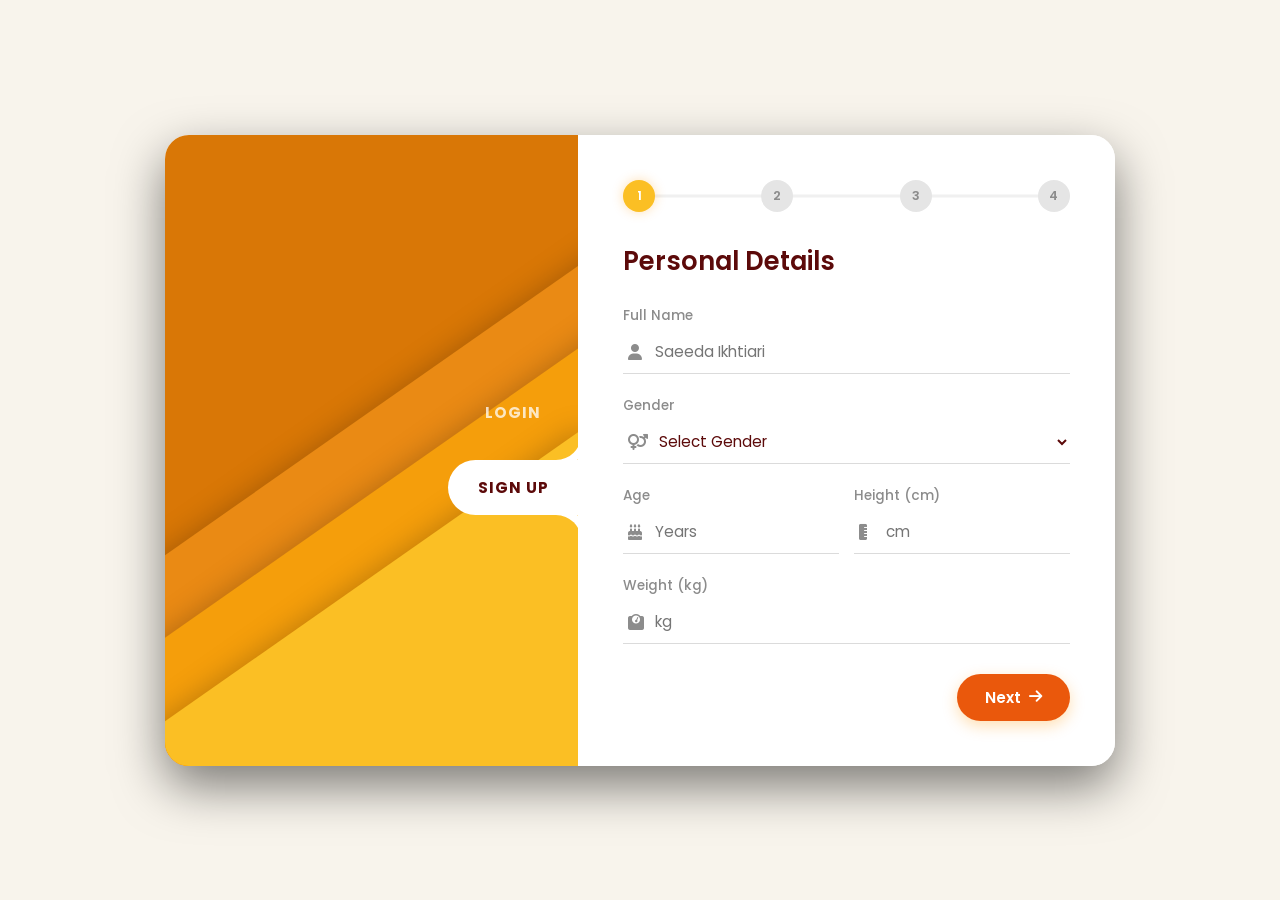
<file: auth.html>
<!DOCTYPE html>
<html lang="en">
<head>
    <meta charset="UTF-8">
    <meta name="viewport" content="width=device-width, initial-scale=1.0">
    <title>AfghaNutri - User Setup</title>
    <!-- Google fonts -->
    <link rel="preconnect" href="https://fonts.googleapis.com">
    <link rel="preconnect" href="https://fonts.gstatic.com" crossorigin>
    <link href="https://fonts.googleapis.com/css2?family=Poppins:ital,wght@0,100;0,200;0,300;0,400;0,500;0,600;0,700;0,800;0,900;1,100;1,200;1,300;1,400;1,500;1,600;1,700;1,800;1,900&display=swap" rel="stylesheet">
    <!-- Font Awesome or Icons -->
    <link rel="stylesheet" href="https://cdnjs.cloudflare.com/ajax/libs/font-awesome/6.4.0/css/all.min.css">
    <link rel="stylesheet" href="css/auth.css"> 
</head>
<body>
    <div id="mainFormStage" class="app-window">
        <div class="glass-card">
            <!-- LEFT PANEL: Multi-Layer Material Shades Styling & Bubbly Dynamic Switch -->
            <div class="sidebar-panel">
                <div class="shade-layer layer-1"></div>
                <div class="shade-layer layer-2"></div>
                <div class="shade-layer layer-3"></div>

                <div class="toggle-container" id="sidebarToggleWrapper">
                    <div class="sliding-pill" id="slidingPill"></div>
                    <button type="button" class="toggle-btn" id="tab-login" onclick="toggleSidebarView('login')">Login</button>
                    <button type="button" class="toggle-btn" id="tab-signup" onclick="toggleSidebarView('signup')">Sign Up</button>
                </div>
            </div>

            <!-- RIGHT PANEL: User Setup -->
            <div class="form-content-viewport">
                <!-- VIEW A: LOGIN INTERFACE -->
                <div id="loginViewPanel" class="form-view-panel">
                    <div class="login-badge-icon">
                        <i class="fa-regular fa-user"></i>
                    </div>

                    <h2 class="login-main-title">Login</h2>
                    
                    <form id="loginForm" onsubmit="executeLoginRoute(event)">
                        <div class="form-group">
                            <div class="input-wrapper">
                                <i class="fa-solid fa-user"></i>
                                <input type="email" id="logEmail" class="form-control" placeholder="Email" required>
                            </div>
                            <span class="error-msg">Email does not exist</span>
                        </div>

                        <div class="form-group">
                            <div class="input-wrapper">
                                <i class="fa-solid fa-lock"></i>
                                <input type="password" id="logPassword" class="form-control" placeholder="Password" required>
                            </div>
                            <span class="error-msg">Incorrect password</span>
                        </div>

                        <a href="#" class="forgot-password-anchor">Forgot Password?</a>

                        <div style="display: flex; justify-content: flex-end;">
                            <button type="submit" class="btn btn-primary" style="border-radius: 20px; padding: 10px 35px; margin: 0;">LOGIN</button>
                        </div>
                    </form>

                    <div class="social-auth-footer">
                        <span>Or Login With</span>
                        
                        <div class="social-links-row">
                            <a href="#" class="social-anchor"><i class="fa-brands fa-google"></i> Google</a>
                            <a href="#" class="social-anchor"><i class="fa-brands fa-facebook"></i> Facebook</a>
                        </div>
                    </div>
                </div>

                <!-- VIEW B: MULTI-STEP USER DETAILS -->
                 <div id="signupViewPanel" class="form-view-panel">
                    <div class="progress-wrapper">
                        <div class="progress-steps">
                            <div class="progress-line-fill" id="wizardLineFill"></div>
                            <div class="step-node active" data-node="1">1</div>
                            <div class="step-node" data-node="2">2</div>
                            <div class="step-node" data-node="3">3</div>
                            <div class="step-node" data-node="4">4</div>
                        </div>
                    </div>

                    <form id="onboardingWizardForm" onsubmit="event.preventDefault();">
                        
                        <!-- STEP 1: Personal Details -->
                        <div class="wizard-step active" data-step="1">
                            <h3 class="step-title">Personal Details</h3>
                            
                            <div class="form-group">
                                <label>Full Name</label>

                                <div class="input-wrapper">
                                    <i class="fa-solid fa-user"></i>
                                    <input type="text" id="username" class="form-control" placeholder="Saeeda Ikhtiari" required>
                                </div>

                                <span class="error-msg">Please enter your name</span>
                            </div>

                            <div class="form-group">
                                <label>Gender</label>

                                <div class="input-wrapper">
                                    <i class="fa-solid fa-venus-mars"></i>

                                    <select id="gender" class="form-control" required>
                                        <option value="" disabled selected>Select Gender</option>
                                        <option value="Male">Male</option>
                                        <option value="Female">Female</option>
                                    </select>
                                </div>

                                <span class="error-msg">Please choose options</span>
                            </div>

                            <div style="display: grid; grid-template-columns: 1fr 1fr; gap: 15px;">
                                <div class="form-group">
                                    <label>Age</label>
                                    
                                    <div class="input-wrapper">
                                        <i class="fa-solid fa-cake-candles"></i>
                                        <input type="number" id="age" class="form-control" placeholder="Years" required>
                                    </div>

                                    <span class="error-msg">Invalid age</span>
                                </div>
                                <div class="form-group">
                                    <label>Height (cm)</label>

                                    <div class="input-wrapper">
                                        <i class="fa-solid fa-ruler-vertical"></i>
                                        <input type="number" id="height" class="form-control" placeholder="cm" required>
                                    </div>

                                    <span class="error-msg">Invalid height</span>
                                </div>
                            </div>

                            <div class="form-group">
                                <label>Weight (kg)</label>

                                <div class="input-wrapper">
                                    <i class="fa-solid fa-weight-scale"></i>
                                    <input type="number" id="weight" class="form-control" placeholder="kg" required>
                                </div>

                                <span class="error-msg">Invalid weight field</span>
                            </div>
                        </div>

                        <!-- STEP 2: Setting Goal -->
                        <div class="wizard-step" data-step="2">
                            <h3 class="step-title">Health Goal</h3>
                            
                            <div class="goal-stack">
                                <div class="goal-box" onclick="assignHealthGoal('Lose', this)">
                                    <i class="fa-solid fa-arrow-down-wide-short"></i>
                                    <span class="goal-text">Lose Weight</span>
                                </div>

                                <div class="goal-box" onclick="assignHealthGoal('Gain', this)">
                                    <i class="fa-solid fa-arrow-up-wide-short"></i>
                                    <span class="goal-text">Gain Weight</span>
                                </div>

                                <div class="goal-box" onclick="assignHealthGoal('Maintain', this)">
                                    <i class="fa-solid fa-equals"></i>
                                    <span class="goal-text">Maintain Weight</span>
                                </div>
                            </div> 
                            
                            <div class="form-group" style="margin: 0;">
                                <input type="hidden" id="selectedGoalField" required>
                                <span class="error-msg" id="goalErrorMsg">Please select one objective to continue</span>
                                <span class="goal-insight" id="goalInsightMsg"></span>
                            </div>
                        </div>

                        <!-- STEP 3: Targeting Setting -->
                        <div class="wizard-step" data-step="3">
                            <h3 class="step-title">Target Setting</h3>
                            
                            <div class="form-group">
                                <label>Target Weight (kg)</label>

                                <div class="input-wrapper">
                                    <i class="fa-solid fa-bullseye"></i>
                                    <input type="number" id="targetWeight" class="form-control" placeholder="Desired Weight (kg)" oninput="showTargetInsight()" required>
                                </div>

                                <span class="error-msg" id="targetWeightError"></span>
                            </div>

                            <div class="form-group">
                                <label>Time Period (months)</label>

                                <div class="input-wrapper">
                                    <i class="fa-solid fa-calendar-days"></i>
                                    <input type="number" id="timePeriod" class="form-control" placeholder="Duration in months" oninput="showTargetInsight()" required>
                                </div>

                                <span class="error-msg">Please enter a valid time period.</span>
                            </div>
                        </div>

                        <!-- STEP 4: Creating Account -->
                        <div class="wizard-step" data-step="4">
                            <h3 class="step-title">Create Account</h3>
                            
                            <div class="form-group">
                                <label>Email Address</label>

                                <div class="input-wrapper">
                                    <i class="fa-solid fa-envelope"></i>
                                    <input type="email" id="accountEmail" class="form-control" placeholder="user@domain.com" required>
                                </div>

                                <span class="error-msg" id="emailError"></span>
                                
                            </div>

                            <div class="form-group">
                                <label>Password</label>

                                <div class="input-wrapper">
                                    <i class="fa-solid fa-lock"></i>
                                    <input type="password" id="accountPassword" class="form-control" placeholder="••••••••" required>
                                </div>

                                <span class="error-msg" id="passwordError"></span>
                            </div>

                            <div class="form-group">
                                <label>Confirm Password</label>

                                <div class="input-wrapper">
                                    <i class="fa-solid fa-shield-halved"></i>
                                    <input type="password" id="accountPasswordConfirm" class="form-control" placeholder="••••••••" required>
                                </div>

                                <span class="error-msg" id="confirmPasswordError"></span>
                            </div>
                        </div>

                        <!-- User Setup Navigations Buttons -->
                        <div class="form-actions">
                            <button type="button" class="btn btn-secondary" id="wizardBackBtn" onclick="stepTransition(-1)" style="display: none;">
                                <i class="fa-solid fa-arrow-left"></i> Back
                            </button>

                            <button type="button" class="btn btn-primary" id="wizardNextBtn" onclick="stepTransition(1)">
                                Next <i class="fa-solid fa-arrow-right"></i>
                            </button>
                        </div>

                        <span class="target-insight" id="targetInsightMsg"></span>
                    </form>
                 </div>
            </div>
        </div>
    </div>

    <div class="success-popup" id="successPopup">
        <div class="success-box">
            <i class="fa-solid fa-circle-check"></i>

            <h3>Account Created!</h3>

            <p>Your account has been created successfully. You can now log in.</p>

            <button id="continueLoginBtn">
                Continue to Login
            </button>
        </div>
    </div>

    <script src="js/auth.js"></script> 
</body>
</html>
</file>
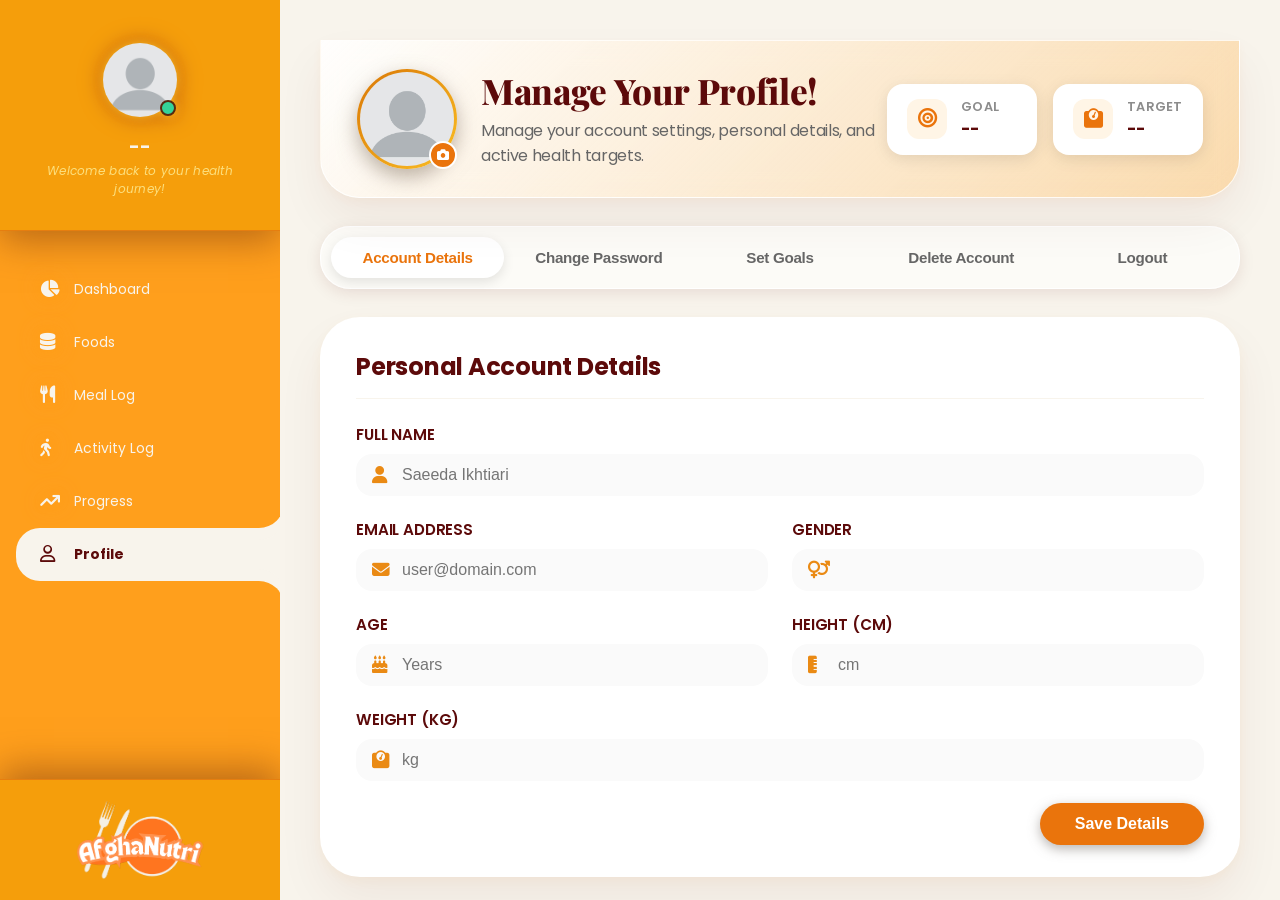
<file: profile.html>
<!DOCTYPE html>
<html lang="en">
<head>
    <meta charset="UTF-8">
    <meta name="viewport" content="width=device-width, initial-scale=1.0">
    <title>AfghaNutri - Dashboard</title>
    <!-- Google fonts -->
    <link rel="preconnect" href="https://fonts.googleapis.com">
    <link rel="preconnect" href="https://fonts.gstatic.com" crossorigin>
    <link href="https://fonts.googleapis.com/css2?family=Great+Vibes&family=Playfair+Display:ital,wght@0,400..900;1,400..900&family=Poppins:ital,wght@0,100;0,200;0,300;0,400;0,500;0,600;0,700;0,800;0,900;1,100;1,200;1,300;1,400;1,500;1,600;1,700;1,800;1,900&display=swap" rel="stylesheet">
    <!-- Font Awesome or Icons -->
    <link rel="stylesheet" href="https://cdnjs.cloudflare.com/ajax/libs/font-awesome/6.4.0/css/all.min.css">
    <link rel="stylesheet" href="css/navbar.css">
    <link rel="stylesheet" href="css/profile.css">
    <link rel="stylesheet" href="css/popup.css">
</head>
<body>
    <!-- NAVIGATION SIDEBAR -->
    <aside class="sidebar">
        <div>
            <div class="sidebar-header">
                <div class="avatar-container">
                    <img id="sidebarProfilePicture" src="images/blankProfilePicture.png" alt="Profile Avatar">
                    <span class="status-dot"></span>
                </div>

                <h2 class="user-name" id="sidebarUserName"> -- </h2>

                <p class="welcome-text">Welcome back to your health journey!</p>
            </div>

            <nav class="sidebar-nav">
                <a href="dashboard.html" class="nav-link">
                    <i class="fa-solid fa-chart-pie glow-icon"></i>
                    <span>Dashboard</span>
                </a>

                <a href="food-database.html" class="nav-link">
                    <i class="fa-solid fa-database glow-icon"></i>
                    <span>Foods</span>
                </a>

                <a href="food-log.html" class="nav-link">
                    <i class="fa-solid fa-utensils glow-icon"></i>
                    <span>Meal Log</span>
                </a>

                <a href="activity-log.html" class="nav-link">
                    <i class="fa-solid fa-person-walking glow-icon"></i>
                    <span>Activity Log</span>
                </a>

                <a href="progress.html" class="nav-link">
                    <i class="fa-solid fa-arrow-trend-up glow-icon"></i>
                    <span>Progress</span>
                </a>

                <a href="profile.html" class="nav-link active-tab-container">
                    <i class="fa-regular fa-user glow-icon"></i>
                    <span>Profile</span>
                </a>
            </nav>
        </div>

        <div class="sidebar-footer">
            <div class="logo"></div>
        </div>
    </aside>

    <!-- MAIN CANVAS -->
    <main class="main-canvas">
        <div class="profile-content-container">
            
            <!-- PROFILE HEADER CARD -->
            <div class="profile-hero-card">
                <div class="hero-main-details">
                    <div class="hero-avatar-wrapper">
                        <img id="profilePicture" src="images/blankProfilePicture.png" alt="User Profile">
                        
                        <!-- Camera button -->
                        <div class="avatar-edit-icon" id="profilePictureEdit" title="Change Avatar">
                            <i class="fa-solid fa-camera"></i>
                        </div>

                        <!-- Hidden file input -->
                        <input type="file"
                            id="profilePictureInput"
                            accept="image/jpeg, image/png, image/jpg, image/webp"
                            hidden>
                    </div>
                    
                    <div class="hero-text-content">
                        <h1>Manage Your Profile!</h1>
                        <p>Manage your account settings, personal details, and active health targets.</p>
                    </div>
                </div>

                <div class="hero-quick-stats">
                    <div class="quick-stat-card">
                        <i class="fa-solid fa-bullseye"></i>
                        <div class="quick-stat-info">
                            <span>Goal</span>
                            <strong id="heroGoal"> -- </strong>
                        </div>
                    </div>

                    <div class="quick-stat-card">
                        <i class="fa-solid fa-weight-scale"></i>
                        <div class="quick-stat-info">
                            <span>Target</span>
                            <strong id="heroTargetWeight"> -- </strong>
                        </div>
                    </div>
                </div>
            </div>

            <!-- HORIZONTAL NAVIGATION TABS -->
            <div class="profile-nav-tabs">
                <button type="button" class="tab-btn active" onclick="switchProfileTab('account-details', this)">
                     Account Details
                </button>

                <button type="button" class="tab-btn" onclick="switchProfileTab('change-password', this)">
                     Change Password
                </button>

                <button type="button" class="tab-btn" onclick="switchProfileTab('set-goals', this)">
                     Set Goals
                </button>

                <button type="button" class="tab-btn danger-tab" onclick="switchProfileTab('delete-account', this)">
                     Delete Account
                </button>

                <button type="button" class="tab-btn" onclick="handleLogout()">
                     Logout
                </button>
            </div>

            <!-- TOGGLE CARDS -->

            <!-- 1. Account Details -->
            <div id="account-details" class="glass-card profile-section-card active">
                <div class="section-header-title">
                    Personal Account Details
                </div>

                <form id="accountDetailsForm">
                    <div class="form-group-custom">
                        <label for="profileName">Full Name</label>
                        <div class="input-icon-field">
                            <i class="fa-solid fa-user"></i>
                            <input type="text" id="profileName" placeholder="Saeeda Ikhtiari" required>
                        </div>
                    </div>

                    <div class="form-row-2col">
                        <div class="form-group-custom">
                            <label for="profileEmail">Email Address</label>
                            <div class="input-icon-field">
                                <i class="fa-solid fa-envelope"></i>
                                <input type="email" id="profileEmail" placeholder="user@domain.com" required>
                            </div>
                            <span id="profileEmailError" class="error-msg"></span>
                        </div>

                        <div class="form-group-custom">
                            <label for="profileGender">Gender</label>
                            <div class="input-icon-field">
                                <i class="fa-solid fa-venus-mars"></i>
                                <input type="text" id="profileGender" readonly>
                            </div>
                        </div>
                    </div>

                    <div class="form-row-2col">
                        <div class="form-group-custom">
                            <label for="profileAge">Age</label>
                            <div class="input-icon-field">
                                <i class="fa-solid fa-cake-candles"></i>
                                <input type="number" id="profileAge" placeholder="Years" required>
                            </div>
                        </div>

                        <div class="form-group-custom">
                            <label for="profileHeight">Height (cm)</label>
                            <div class="input-icon-field">
                                <i class="fa-solid fa-ruler-vertical"></i>
                                <input type="number" id="profileHeight" placeholder="cm" required>
                            </div>
                        </div>
                    </div>

                    <div class="form-group-custom">
                        <label for="profileWeight">Weight (kg)</label>
                        <div class="input-icon-field">
                            <i class="fa-solid fa-weight-scale"></i>
                            <input type="number" id="profileWeight" placeholder="kg" required>
                        </div>
                    </div>

                    <div class="save-btn-wrapper">
                        <button type="submit" class="activity-entry-btn">
                             Save Details
                        </button>
                    </div>
                </form>
            </div>

            <!-- 2. Change Password -->
            <div id="change-password" class="glass-card profile-section-card">
                <div class="section-header-title">
                    Security & Password
                </div>

                <form id="changePasswordForm">
                    <div class="form-group-custom">
                        <label for="oldPassword">Old Password</label>
                        <div class="input-icon-field">
                            <i class="fa-solid fa-lock-open"></i>
                            <input type="password" id="oldPassword" placeholder="••••••••" required>
                        </div>
                        <span id="oldPasswordError" class="error-msg"></span>
                    </div>

                    <div class="form-row-2col">
                        <div class="form-group-custom">
                            <label for="accountPassword">New Password</label>
                            <div class="input-icon-field">
                                <i class="fa-solid fa-lock"></i>
                                <input type="password" id="accountPassword" placeholder="••••••••" required>
                            </div>
                            <span id="accountPasswordError" class="error-msg"></span>
                        </div>

                        <div class="form-group-custom">
                            <label for="accountPasswordConfirm">Confirm New Password</label>
                            <div class="input-icon-field">
                                <i class="fa-solid fa-key"></i>
                                <input type="password" id="accountPasswordConfirm" placeholder="••••••••" required>
                            </div>
                            <span id="accountPasswordConfirmError" class="error-msg"></span>
                        </div>
                    </div>

                    <div class="save-btn-wrapper">
                        <button type="submit" class="activity-entry-btn">
                             Update Password
                        </button>
                    </div>
                </form>
            </div>

            <!-- 3. Set Goals -->
            <div id="set-goals" class="glass-card profile-section-card">
                <div class="section-header-title">
                    Health & Weight Trajectory Goals
                </div>

                <form id="goalForm">
                    <div class="form-group-custom">
                        <label>Select Objective</label>
                    </div>
                    
                    <div class="goal-selection-grid">
                        <div class="profile-goal-card">
                            <i class="fa-solid fa-arrow-down-wide-short"></i>
                            <span>Lose Weight</span>
                        </div>

                        <div class="profile-goal-card">
                            <i class="fa-solid fa-arrow-up-wide-short"></i>
                            <span>Gain Weight</span>
                        </div>

                        <div class="profile-goal-card">
                            <i class="fa-solid fa-equals"></i>
                            <span>Maintain Weight</span>
                        </div>
                    </div>

                    <input type="hidden" id="profileGoal">

                    <div class="form-row-2col">
                        <div class="form-group-custom">
                            <label for="profileTargetWeight">Target Weight (kg)</label>
                            <div class="input-icon-field">
                                <i class="fa-solid fa-bullseye"></i>
                                <input type="number" id="profileTargetWeight" placeholder="Desired Weight (kg)" required>
                            </div>
                            <span id="profileTargetWeightError" class="error-msg"></span>
                        </div>

                        <div class="form-group-custom">
                            <label for="profileTimePeriod">Time Frame (months)</label>
                            <div class="input-icon-field">
                                <i class="fa-solid fa-calendar-days"></i>
                                <input type="number" id="profileTimePeriod" placeholder="Duration in months" required>
                            </div>
                            <span id="profileTimePeriodError" class="error-msg"></span>
                        </div> 
                    </div>

                    <small id="goalRecommendation" class="goal-recommendation"></small>

                    <div class="save-btn-wrapper">
                        <button type="submit" class="activity-entry-btn">
                             Update Goals
                        </button>
                    </div>
                </form>
            </div>

            <!-- 4. Delete Account -->
            <div id="delete-account" class="glass-card profile-section-card">
                <div class="section-header-title" style="color: #dc2626;">
                    <i class="fa-solid fa-triangle-exclamation"></i>
                    Danger Zone
                </div>

                <div class="danger-box">
                    <i class="fa-solid fa-user-xmark"></i>
                    <h3>Delete Account Confirmation</h3>
                    <p>Are you sure you want to delete your account? This action is permanent and will wipe out all your saved nutritional logs, progress trajectory, and health preferences.</p>
                    
                    <button type="button" id="deleteAccountBtn" class="btn-danger">
                         Permanently Delete My Account
                    </button>
                </div>
            </div>
        </div>  
    </main>

    <!-- CUSTOM POPUP -->
    <div id="customPopup" class="custom-popup-overlay">
        <div class="custom-popup">
            <div class="popup-icon-wrapper">
                <i id="popupIcon" class="fa-solid fa-check"></i>
            </div>

            <h3 id="popupTitle"></h3>
            <p id="popupMessage"></p>
            <button type="button" id="popupCloseBtn" class="popup-close-btn">Continue</button>
        </div>
    </div>

    <!-- DELETE ACCOUNT CONFIRMATION POPUP -->
    <div id="deleteConfirmPopup" class="custom-popup-overlay">
        <div class="custom-popup">
            <div class="popup-icon-wrapper delete-popup-icon">
                <i class="fa-solid fa-triangle-exclamation"></i>
            </div>

            <h3 id="deletePopupTitle"></h3>
            <p id="deletePopupMessage"></p>

            <div class="popup-button-wrapper">
                <button type="button" id="deleteCancelBtn" class="popup-cancel-btn">Cancel</button>
                <button type="button" id="deleteOkayBtn" class="popup-okay-btn">Okay</button>
            </div>
        </div>
    </div>

    <script src="js/popup.js"></script>
    <script src="js/profile.js"></script>
    <script src="js/navbar.js"></script>
    <script src="js/session-timeout.js"></script>
</body>
</html>
</file>
<file: css/auth.css>
:root {
    --primary-bg: #F8F4EC;
    --sidebar-base: #d97706;
    --sidebar-shade-1: #ea8a14;
    --sidebar-shade-2: #f59e0b;
    --sidebar-shade-3: #fbbf24;
    --btn-color: #ea580c;
    --btn-hover: #c2410c;
    --text-dark: #5C0A0A;
    --text-muted: #8c8c8c;
    --white: #ffffff;
    --card-shadow: 0 20px 50px rgba(0,0,0,0.5);
    --transition-speed: 0.4s;
    --box-shadow: rgba(255, 149, 0, 0.3)
}

* {
    box-sizing: border-box;
    margin: 0;
    padding: 0;
    font-family: 'Poppins', sans-serif;
}

body {
    background-color: var(--primary-bg);
    min-height: 100vh;
    display: flex;
    justify-content: center;
    align-items: center;
    padding: 20px;
    overflow-x: hidden;
}

.app-window {
    width: 100%;
    max-width: 950px;
    display: block;
}

.glass-card {
    background: var(--white);
    border-radius: 24px;
    box-shadow: var(--card-shadow);
    display: grid;
    grid-template-columns: 1fr 1.3fr;
    overflow: hidden;
    min-height: 620px;
    position: relative;
}

/* ================= LEFT SIDE  ================= */
.sidebar-panel {
    background-color: var(--sidebar-base);
    position: relative;
    display: flex;
    flex-direction: column;
    justify-content: center;
    align-items: flex-end; 
    overflow: hidden;
    z-index: 1;
}

/* Layered 3D overlapping diagonal ribbons */
.sidebar-panel .shade-layer {
    position:absolute;
    width: 150%;
    height: 150%;
    transform: rotate(-125deg);
    box-shadow: 0 0 30px rgba(0,0,0,0.25);
}

.sidebar-panel .layer-1 {
    background-color: var(--sidebar-shade-1);
    top: 15%;
    left: 5%;
    z-index: -3;
}

.sidebar-panel .layer-2 {
    background-color: var(--sidebar-shade-2);
    top: 35%;
    left: -10%;
    z-index: -2;
}

.sidebar-panel .layer-3 {
    background-color: var(--sidebar-shade-3);
    top: 55%;
    left: -25%;
    z-index: -1;
}

/* Bubbly fluid interactive toggle system */
.toggle-container {
    width: 150px;
    height: 130px;
    background: transparent;
    position: relative;
    display: flex;
    flex-direction: column;
    justify-content: space-between;
    z-index: 5;
    padding-left: 20px;
}

.toggle-btn {
    height: 55px;
    width: 100%;
    background: transparent;
    border: none;
    cursor: pointer;
    font-size: 0.95rem;
    font-weight: 700;
    color: rgba(255, 255, 255, 0.75);
    text-align: center;
    line-height: 55px;
    text-transform: uppercase;
    letter-spacing: 1px;
    z-index: 3;
    transition: color var(--transition-speed) ease;
}

.toggle-btn.active {
    color: var(--text-dark);
}

/* The Moving White Bubble Shape */
.sliding-pill {
    position: absolute;
    right: 0;
    top: 0;
    width: 130px;
    height: 55px;
    background: var(--white);
    border-radius: 30px 0 0 30px;
    z-index: 2;
    transition: transform var(--transition-speed) cubic-bezier(0.6, -0.28, 0.735, 0.045);
}

.sliding-pill::before {
    content: '';
    position: absolute;
    right: -3px;
    top: -25px;
    width: 25px;
    height: 25px;
    background: transparent;
    border-radius: 0 0 25px 0;
    box-shadow: 0 12px 0 0 var(--white);
    pointer-events: none;
    transition: transform var(--transition-speed);
}

.sliding-pill::after {
    content: '';
    position: absolute;
    right: -3px;
    bottom: -25px;
    width: 25px;
    height: 25px;
    background: transparent;
    border-radius: 0 25px 0 0;
    box-shadow: 0 -12px 0 0 var(--white);
    pointer-events: none;
    transition: transform var(--transition-speed);
}

.toggle-container.signup-active .sliding-pill {
    transform: translateY(75px);
}

/* ================= RIGHT SIDE FORM ================= */
.form-content-viewport {
    padding: 45px;
    display: flex;
    flex-direction: column;
    justify-content: space-between;
    background: var(--white);
    position: relative;
}

/*----- VIEW A: Login Interface -----*/
.form-view-panel {
    display: none;
    animation: formFadeIn 0.4s ease-in-out;
}

.form-view-panel.active {
    display: block;
}

.login-badge-icon {
    width: 75px;
    height: 75px;
    background: linear-gradient(135deg, var(--sidebar-shade-1), var(--btn-color));
    border-radius: 50%;
    display: flex;
    justify-content: center;
    align-items: center;
    margin: 10px auto 15px auto;
    color: var(--white);
    font-size: 1.8rem;
    box-shadow: 0 5px 15px var(--box-shadow);
}

.login-main-title {
    text-align: center;
    color: var(--text-dark);
    font-size: 1.7rem;
    font-weight: 700;
    letter-spacing: 1px;
    margin-bottom: 35px;
    text-transform: uppercase;
}

.form-group {
    margin-bottom: 22px;
    position: relative;
}

.input-wrapper {
    position: relative;
    display: flex;
    align-items: center;
}

.input-wrapper i {
    position: absolute;
    left: 5px;
    color: var(--text-muted);
    font-size: 1rem;
}

.form-control {
    width: 100%;
    border: none;
    border-bottom: 1.5px solid #dbdbdb;
    padding: 10px 10px 10px 32px;
    font-size: 0.95rem;
    color: var(--text-dark);
    background: transparent;
    transition: border-color 0.3s;
}

.form-control:focus {
    outline: none;
    border-bottom-color: var(--btn-color);
}

.btn {
    padding: 12px 28px;
    border: none;
    border-radius: 25px;
    font-size: 0.95rem;
    font-weight: 600;
    cursor: pointer;
    transition: all 0.3s ease;
    display: flex;
    align-items: center;
    gap: 8px;
}

.btn-primary {
    background-color: var(--btn-color);
    color: var(--white);
    box-shadow: 0 5px 15px var(--box-shadow);
    margin-left: auto;
}

.btn-primary:hover {
    background-color: var(--btn-hover);
    transform: translateY(-3px);
}

.forgot-password-anchor {
    text-align: right;
    display: block;
    font-size: 0.8rem;
    color: var(--sidebar-shade-1);
    text-decoration: none;
    margin-bottom: 20px;
}

.social-auth-footer {
    margin-top: 35px;
    border-top: 1px solid #ededed;
    padding-top: 20px;
    display: flex;
    justify-content: space-between;
    align-items: center;
    font-size: 0.85rem;
    color: var(--text-muted);
}

.social-links-row {
    display: flex;
    gap: 20px;
}

.social-anchor {
    display: flex;
    align-items: center;
    gap: 8px;
    text-decoration: none;
    color: var(--text-dark);
    font-weight: 500;
}

.social-anchor i.fa-google { color: #db4437; }
.social-anchor i.fa-facebook { color: #4267b2; }

/*----- VIEW B: Multi-step User Details -----*/

/* Progress Line */
.progress-wrapper {
    margin-bottom: 30px;
}

.progress-steps {
    display: flex;
    justify-content: space-between;
    position: relative;
}

.progress-steps::before {
    content: '';
    position: absolute;
    top: 50%;
    left: 0;
    right: 0;
    height: 3px;
    background: #f0f0f0;
    transform: translateY(-50%);
    z-index: 0;
}

.progress-line-fill {
    position: absolute;
    top: 50%;
    left: 0;
    height: 3px;
    background: var(--sidebar-shade-3);
    transform: translateY(-50%);
    z-index: 0;
    width: 0%;
    transition: width var(--transition-speed) ease;
}

.step-node {
    width: 32px;
    height: 32px;
    border-radius: 50%;
    background: #e5e5e5;
    display: flex;
    justify-content: center;
    align-items: center;
    font-size: 0.8rem;
    font-weight: 600;
    color: var(--text-muted);
    z-index: 1;
    transition: all var(--transition-speed) ease;
}

.step-node.active {
    background: var(--sidebar-shade-3);
    color: var(--white);
    box-shadow: 0 0 12px var(--box-shadow);
}

.step-node.completed {
    background: var(--btn-color);
    color: var(--white);
}

.btn-secondary {
    background-color: #eaeaea;
    color: var(--text-dark);
}

.btn-secondary:hover {
    background-color: #dfdfdf;
}

/* Showing and Hidding Forms */
.wizard-step {
    display: none;
    animation: stepSlide 0.4s ease-out;
}

.wizard-step.active {
    display: block;
}

.step-title {
    font-size: 1.6rem;
    color: var(--text-dark);
    margin-bottom: 25px;
    font-weight: 600;
}

.form-group label {
    display: block;
    font-size: 0.85rem;
    color: var(--text-muted);
    margin-bottom: 4px;
    font-weight: 500;
}

.error-msg {
    color: #DC2626;
    font-size: 0.75rem;
    margin-top: 5px;
    display: none;
}

.form-group.has-error .form-control {
    border-bottom-color: #DC2626;
}

.form-group.has-error .error-msg {
    display: block;
}

.goal-stack {
    display: flex;
    flex-direction: column;
    gap: 12px;
}

.goal-box {
    border: 2px solid #eeeeee;
    border-radius: 14px;
    padding: 14px 20px;
    cursor: pointer;
    display: flex;
    align-items: center;
    gap: 15px;
    transition: all 0.3s ease;
}

.goal-box:hover {
    border-color: var(--sidebar-shade-1);
    background: rgba(242, 226, 209, 0.15);
}

.goal-box.selected {
    border-color: var(--btn-color);
    background: rgba(242, 226, 209, 0.35);
}

.goal-box i {
    font-size: 1.3rem;
    color: var(--btn-color);
}

.goal-text {
    font-weight: 600;
    color: var(--text-dark);
}

.goal-insight {
    margin-top: 10px;
    font-size: 0.8rem;
    color: green;
}

.form-actions {
    display: flex;
    justify-content: space-between;
    margin-top: 30px;
}

.target-insight {
    display: none;
    margin-top: 15px;
    font-size: 0.85rem;
    color: green;
    line-height: 1.5;
    text-align: center;
}

/*----- SUCCESS POPUP -----*/

.success-popup{
    position: fixed;
    inset: 0;
    background: rgba(0,0,0,.45);

    display: none;
    justify-content: center;
    align-items: center;

    z-index: 9999;
}

.success-popup.active{
    display: flex;
}

.success-box{
    width: 420px;
    max-width: 90%;
    background: var(--white);
    border-radius: 24px;
    padding: 40px 35px;
    text-align: center;
    box-shadow: var(--card-shadow);
    animation: popupFade .35s ease;
}

.success-box i{
    width: 90px;
    height: 90px;
    margin: 0 auto 20px;

    display: flex;
    justify-content: center;
    align-items: center;

    border-radius: 50%;
    background: rgba(234, 138, 20, 0.12);
    color: var(--btn-color);
    font-size: 3rem;
}

.success-box h3{
    color: var(--text-dark);
    font-size: 1.7rem;
    font-weight: 700;
    margin-bottom: 12px;
}

.success-box p{
    color: var(--text-muted);
    font-size: .95rem;
    line-height: 1.7;
    margin-bottom: 28px;
}

.success-box button{
    width: 100%;
    padding: 13px;
    border: none;
    border-radius: 25px;
    background: var(--btn-color);
    color: var(--white);
    font-size: .95rem;
    font-weight: 600;
    cursor: pointer;
    transition: all .3s ease;
    box-shadow: 0 5px 15px var(--box-shadow);
}

.success-box button:hover{
    background: var(--btn-hover);
    transform: translateY(-3px);
}

@keyframes popupFade{
    from{
        opacity:0;
        transform: scale(.9);
    }

    to{
        opacity:1;
        transform: scale(1);
    }
}

@keyframes formFadeIn {
    from { opacity: 0; transform: scale(0.98); }
    to { opacity: 1; transform: scale(1); }
}

@keyframes stepSlide {
    from { opacity: 0; transform: translateX(15px); }
    to { opacity: 1; transform: translateX(0); }
}

@media (max-width: 768px) {
    .glass-card {
        grid-template-columns: 1fr;
    }
    .sidebar-panel {
        min-height: 120px;
        align-items: center;
        justify-content: center;
        padding-right: 0;
    }
    .toggle-container {
        transform: rotate(0deg);
        flex-direction: row;
        width: 260px;
        height: 50px;
    }
    .sliding-pill {
        width: 50%;
        height: 100%;
        border-radius: 25px;
        left: 6px;
        right: auto;
    }
    .sliding-pill::before, .sliding-pill::after {
        display: none; /* Disable inverse curves on mobile layout stacking */
    }
    .toggle-container.signup-active .sliding-pill {
        transform: translateY(0) translateX(100%);
    }
}
</file>
<file: css/navbar.css>
/* ----- SIDEBAR NAVIGATION ----- */
.sidebar {
    width: 280px;
    background: var(--primary);
    display: flex;
    flex-direction: column;
    justify-content: space-between;
    overflow: hidden;
    height: 100%;
    z-index: 1;
}

/* Head Profile */
.sidebar-header {
    width: 100%;
    background-color: var(--shade-2);
    padding: 40px 24px 32px 24px;
    text-align: center;
    box-shadow: 0 10px 35px rgba(120, 53, 15, 0.5);
    border-bottom: 1px solid rgba(185, 28, 28, 0.25);
}

.avatar-container {
    position: relative;
    width: 80px;
    height: 80px;
    margin: 0 auto 16px auto;
    padding: 3px;
    background: linear-gradient(45deg, var(--shade-3));
    border-radius: 50%;
    filter: drop-shadow(0 0 4px var(--shade-3)) drop-shadow(0 0 10px var(--btn-hover))
}

.avatar-container img {
    width: 100%;
    height: 100%;
    object-fit: cover;
    border-radius: 50%;
    display: block;
}

.status-dot {
    position: absolute;
    bottom: 4px;
    right: 4px;
    width: 16px;
    height: 16px;
    background-color: #34d399;
    border: 2px solid #572a10;
    border-radius: 50%;
}

.user-name {
    font-size: 1.125rem;
    color: var(--beige);
    letter-spacing: 0.025em;
    line-height: 1.2;
}

.welcome-text {
    font-size: 0.75rem;
    color: #fde68a;
    letter-spacing: 0.025em;
    margin-top: 4px;
    font-style: italic;
    opacity: 0.9;
}

/* Navigation Options */
.sidebar-nav {
    margin-top: 32px;
    display: flex;
    flex-direction: column;
    gap: 0px;
}

.nav-link {
    display: flex;
    align-items: center;
    gap: 14px;
    padding: 16px 24px;
    margin: 0 16px;
    color: var(--beige);
    text-decoration: none;
    font-size: 0.87rem;
    border-radius: 12px;
    transition: all 0.3s ease;
}

.nav-link:hover {
    color: var(--white);
    background-color: rgba(255, 255, 255, 0.1);
}

.glow-icon {
    width: 20px;
    font-size: 1.1rem;
    color: var(--beige);
    filter: drop-shadow(0 0 4px var(--box-shadow)) drop-shadow(0 0 10px #ff9f1c);
    transition: transform 0.3s ease;
}

.nav-link:hover .glow-icon {
    transform: scale(1.15);
}

.active-tab-container {
    position: relative;
    background-color: var(--beige);
    color: var(--text-dark);
    font-weight: 700;
    border-radius: 24px 0 0 24px;
    margin-left: 16px;
    margin-right: 0;
}

.active-tab-container:hover {
    background-color: var(--beige);
    color: var(--text-dark);
}

.active-tab-container .glow-icon {
    color: var(--text-dark);
    filter: none;
}

/* Upper Scoop Inverted Corner Curve */
.active-tab-container::before {
    content: '';
    position: absolute;
    right: -4px;
    top: -30px;
    width: 30px;
    height: 30px;
    border-radius: 0 0 25px 0;
    box-shadow: 0 12px 0 0 var(--beige);

}

/* Lower Scoop Inverted Corner Curve */
.active-tab-container::after {
    content: '';
    position: absolute;
    right: -4px;
    bottom: -30px;
    width: 30px;
    height: 30px;
    background: transparent;
    border-radius: 0 25px 0 0;
    box-shadow: 0 -12px 0 0 var(--beige);
}

/* -- Footer Sidebar -- */
.sidebar-footer {
    padding: 20px 24px;
    background-color: var(--shade-2);
    text-align: center;
    margin-top: auto;
    position: relative;
    box-shadow: 0 -10px 35px rgba(120, 53, 15, 0.5);
    border-top: 1px solid rgba(185, 28, 28, 0.25);
    
}

.logo {
    background-image: url("../images/logo-v2.png");
    background-size: contain;
    background-repeat: no-repeat;
    background-position: center;
    height: 80px;
    width: 130px;
    margin: 0 auto;
}
</file>
<file: css/profile.css>
:root {
    --primary: #FF9F1C;
    --primary-light: #FFF5E6;
    --beige: #F8F4EC;
    --gray: #666666;
    --light-gray: #FAFAFA;
    --text-muted: #8c8c8c;
    --shade-0: #d97706;
    --shade-1: #ea8a14;
    --shade-2: #f59e0b;
    --shade-3: #fbbf24;
    --btn-color: #ea740c;
    --btn-hover: #c25e0c;
    --text-dark: #5C0A0A;
    --white: #ffffff;
    --box-shadow: rgba(255, 149, 0, 0.3);
        }

* {
    margin: 0;
    padding: 0;
    box-sizing: border-box;
}

body {
    background-color: var(--beige);
    color: var(--text-dark);
    font-family: 'Poppins', sans-serif;
    display: flex;
    height: 100vh;
    overflow: hidden;
}


/* ----- MAIN CANVAS AREA ----- */
.main-canvas {
    flex: 1;
    height: 100vh;
    overflow-y: auto;
    padding: 40px;
}

/* Custom Scrollbar */
.main-canvas::-webkit-scrollbar {
    width: 8px;
}
.main-canvas::-webkit-scrollbar-track {
    background: transparent;
}
.main-canvas::-webkit-scrollbar-thumb {
    background: rgba(193, 116, 16, 0.2);
    border-radius: 10px;
}
.main-canvas::-webkit-scrollbar-thumb:hover {
    background: rgba(193, 116, 16, 0.4);
}

.profile-content-container {
    max-width: 1080px;
    margin: 0 auto;
    display: flex;
    flex-direction: column;
    gap: 28px;
}

/* Profile Header Card */
.profile-hero-card {
    background: linear-gradient(135deg, rgba(255, 255, 255, 0.9) 0%, rgb(255, 159, 28, 0.3) 100%);
    backdrop-filter: blur(12px);
    border: 1px solid rgba(255, 255, 255, 0.8);
    border-radius: 0px 0px 40px 40px;
    padding: 28px 36px;
    display: flex;
    justify-content: space-between;
    align-items: center;
    box-shadow: 0 24px 48px rgba(92, 10, 10, 0.06), 0 4px 12px rgba(255, 159, 28, 0.05);
    position: relative;
    overflow: hidden;
}

.hero-main-details {
    display: flex;
    align-items: center;
    gap: 24px;
}

.hero-avatar-wrapper {
    position: relative;
    width: 100px;
    height: 100px;
    border-radius: 50%;
    padding: 3px;
    background: linear-gradient(135deg, var(--shade-0), var(--shade-3));
    box-shadow: 0 8px 20px rgba(123, 105, 90, 0.5);
    flex-shrink: 0;
}

.hero-avatar-wrapper img {
    width: 100%;
    height: 100%;
    border-radius: 50%;
    object-fit: cover;
}

.hero-avatar-wrapper .avatar-edit-icon {
    position: absolute;
    bottom: 0;
    right: 0;
    background: var(--btn-color);
    color: var(--white);
    width: 28px;
    height: 28px;
    border-radius: 50%;
    display: flex;
    align-items: center;
    justify-content: center;
    font-size: 0.75rem;
    border: 2px solid var(--white);
    cursor: pointer;
    transition: transform 0.2s ease, background-color 0.2s ease;
}

.hero-avatar-wrapper .avatar-edit-icon:hover {
    transform: scale(1.1);
    background-color: var(--btn-hover);
}

.hero-text-content h1 {
    font-family: 'Playfair Display', serif;
    font-size: 2.2rem;
    color: var(--text-dark);
    line-height: 1.2;
    margin-bottom: 6px;
    font-weight: 800;
    letter-spacing: -0.01em;
}

.hero-text-content p {
    color: var(--gray);
    font-size: 1rem;
    letter-spacing: -0.02em;
    max-width: 480px;
}

.hero-quick-stats {
    display: flex;
    gap: 16px;
}

.quick-stat-card {
    background: var(--white);
    border: 1px solid var(--border-light);
    padding: 14px 20px;
    border-radius: 16px;
    display: flex;
    align-items: center;
    gap: 14px;
    box-shadow: 0 4px 16px rgba(0, 0, 0, 0.1);
    min-width: 150px;
}

.quick-stat-card i {
    font-size: 1.2rem;
    color: var(--btn-color);
    background: var(--primary-light);
    width: 40px;
    height: 40px;
    display: flex;
    align-items: center;
    justify-content: center;
    border-radius: 12px;
}

.quick-stat-info span {
    display: block;
    font-size: 0.8rem;
    color: var(--text-muted);
    text-transform: uppercase;
    font-weight: 600;
    letter-spacing: 0.02em;
}

.quick-stat-info strong {
    font-size: 1rem;
    color: var(--text-dark);
}

/* Horizontal Navigation Tabs */
.profile-nav-tabs {
    display: flex;
    gap: 8px;
    background: rgba(255, 255, 255, 0.6);
    padding: 10px;
    border-radius: 30px;
    border: 1px solid rgba(255, 255, 255, 0.9);
    box-shadow: 0 4px 16px rgba(92, 10, 10, 0.1);
}

.tab-btn {
    flex: 1;
    padding: 12px 16px;
    border: none;
    background: transparent;
    color: var(--gray);
    font-size: 0.95rem;
    letter-spacing: -0.02em;
    font-weight: 600;
    border-radius: 30px;
    cursor: pointer;
    transition: all 0.25s ease;
    display: flex;
    align-items: center;
    justify-content: center;
    gap: 10px;
}

.tab-btn:hover {
    color: var(--text-dark);
    background: var(--beige);
    transform: scale(1.04);
}

.tab-btn.active {
    background: var(--white);
    color: var(--btn-color);
    box-shadow: 0 4px 12px rgba(0, 0, 0, 0.1);
}

.tab-btn.danger-tab:hover {
    background: rgba(220, 38, 38, 0.08);
    color: #dc2626;
}

.tab-btn.danger-tab.active {
    background: #dc2626;
    color: var(--white);
    box-shadow: 0 4px 12px rgba(220, 38, 38, 0.5);
}

/* TOGGLE CARDS */
.glass-card {
    background: var(--white);
    border-radius: 40px;
    padding: 32px 36px;
    border: 1px solid var(--border-light);
    box-shadow: 0 24px 48px rgba(92, 10, 10, 0.06), 0 4px 12px rgba(255, 159, 28, 0.05);
}

/* 1. Account Details (Shared)*/
.profile-section-card {
    display: none;
    animation: fadeIn 0.3s ease-out;
}

.profile-section-card.active {
    display: block;
}

.section-header-title {
    font-size: 1.5rem;
    font-weight: 700;
    letter-spacing: -0.01em;
    color: var(--text-dark);
    margin-bottom: 24px;
    padding-bottom: 14px;
    border-bottom: 1px solid var(--beige);
    display: flex;
    align-items: center;
    gap: 14px;
}

.section-header-title i {
    color: var(--btn-color);
}

/* Form Styles */
.form-group-custom {
    margin-bottom: 22px;
}

.form-row-2col {
    display: grid;
    grid-template-columns: repeat(2, 1fr);
    gap: 24px;
}

.form-group-custom label {
    display: block;
    font-size: 0.95rem;
    letter-spacing: -0.01em;
    font-weight: 600;
    color: var(--text-dark);
    margin-bottom: 8px;
    text-transform: uppercase;

}

.input-icon-field {
    position: relative;
    display: flex;
    align-items: center;
}

.input-icon-field i {
    position: absolute;
    left: 16px;
    color: var(--shade-1);
    font-size: 1.1rem;
    pointer-events: none;
}

.input-icon-field input, 
.input-icon-field select {
    width: 100%;
    padding: 12px 16px 12px 46px;
    border-radius: 16px;
    border: 1px solid var(--border-light);
    background: var(--light-gray);
    font-size: 1rem;
    color: var(--text-dark);
    outline: none;
    transition: all 0.25s ease;
}

.input-icon-field input:focus, 
.input-icon-field select:focus {
    border-color: var(--btn-color);
    background: var(--white);
    box-shadow: 0 0 0 4px rgba(255, 159, 28, 0.2);
}

.error-msg {
    display: none;
    color: #dc2626;
    font-size: 0.75rem;
    margin-top: 6px;
    padding-left: 4px;
}


.input-icon-field.has-error input {
    border-color: #dc2626;
    background-color: #fff5f5;
}

.input-icon-field.has-error input:focus {
    border-color: #dc2626;
    box-shadow: 0 0 0 4px rgba(220, 38, 38, 0.12);
}

.error-msg.show {
    display: block;
}

.goal-recommendation {
    display: none;
    color: #16a34a;
    font-size: 0.75rem;
    margin-top: 6px;
    padding-left: 4px;
}

.goal-recommendation.show {
    display: block;
}

.save-btn-wrapper {
    display: flex;
    justify-content: flex-end;
    margin-top: 10px;
}

.activity-entry-btn {
    background: var(--btn-color);
    color: var(--white);
    border: none;
    padding: 12px 35px;
    width: auto;
    border-radius: 30px;
    font-weight: 600;
    font-size: 1rem;
    cursor: pointer;
    display: flex;
    align-items: center;
    gap: 10px;
    transition: all 0.25s ease;
    box-shadow: 0 4px 12px rgba(118, 110, 104, 0.5);
}

.activity-entry-btn:hover {
    background: var(--btn-hover);
    transform: translateY(-2px);
    box-shadow: 0 6px 16px rgba(234, 116, 12, 0.3);
}

/* 3. Set Goals */
.goal-selection-grid {
    display: grid;
    grid-template-columns: repeat(3, 1fr);
    gap: 18px;
    margin-bottom: 24px;
}

.profile-goal-card {
    border: 2px solid #eaeaea;
    border-radius: 16px;
    padding: 22px 16px;
    text-align: center;
    cursor: pointer;
    background: var(--white);
    transition: all 0.25s ease;
}

.profile-goal-card i {
    font-size: 1.8rem;
    color: var(--btn-color);
    margin-bottom: 10px;
    display: block;
}

.profile-goal-card span {
    font-weight: 600;
    color: var(--text-dark);
    font-size: 1rem;
}

.profile-goal-card:hover {
    border-color: var(--shade-1);
    background: var(--primary-light);
    transform: translateY(-2px);
}

.profile-goal-card.selected {
    border-color: var(--btn-color);
    background: var(--primary-light);
    box-shadow: 0 4px 16px rgba(234, 116, 12, 0.15);
}

/* 4. Delete Account */
.danger-box {
    background: #fef2f2;
    border: 1px dashed #fca5a5;
    border-radius: 20px;
    padding: 32px 24px;
    text-align: center;
}

.danger-box i {
    font-size: 2.2rem;
    color: #dc2626;
    margin-bottom: 12px;
}

.danger-box h3 {
    color: #991b1b;
    font-size: 1.2rem;
    margin-bottom: 8px;
}

.danger-box p {
    color: #7f1d1d;
    font-size: 0.95rem;
    max-width: 480px;
    margin: 0 auto 24px auto;
    line-height: 1.6;
}

.btn-danger {
    background-color: #dc2626;
    color: var(--white);
    border: none;
    padding: 12px 30px;
    border-radius: 12px;
    font-weight: 600;
    font-size: 1rem;
    cursor: pointer;
    transition: all 0.25s ease;
    box-shadow: 0 4px 12px rgba(220, 38, 38, 0.5);
}

.btn-danger:hover {
    background-color: #b91c1c;
    transform: translateY(-2px);
    box-shadow: 0 6px 16px rgba(220, 38, 38, 0.3);
}

@keyframes fadeIn {
    from { opacity: 0; transform: translateY(6px); }
    to { opacity: 1; transform: translateY(0); }
}

/* Responsive Adaptations */
@media (max-width: 1024px) {
    .main-canvas {
        padding: 24px 20px;
    }
    .profile-hero-card {
        flex-direction: column;
        align-items: flex-start;
        gap: 20px;
        padding: 24px;
    }
    .hero-quick-stats {
        width: 100%;
        justify-content: space-between;
    }
    .quick-stat-card {
        flex: 1;
    }
    .goal-selection-grid, 
    .form-row-2col {
        grid-template-columns: 1fr;
    }
}

@media (max-width: 1100px) {
    .sidebar {width: 220px;}
}

@media (max-width: 880px) {
    .tab-btn {
        padding: 12px 6px;
        font-size: 0.8rem;
        letter-spacing: -0.05em;
        font-weight: 500;
        gap: 4px;
    }
}

@media (max-width: 650px) {
    .sidebar { display: none;}
}
</file>
<file: css/popup.css>
/* 5. Custom popup */
.custom-popup-overlay {
    position: fixed;
    inset: 0;
    background: rgba(162, 84, 16, 0.35);
    backdrop-filter: blur(6px);
    display: none;
    align-items: center;
    justify-content: center;
    z-index: 9999;
}

.custom-popup-overlay.show {
    display: flex;
}

.custom-popup {
    width: min(420px, 90%);
    background: var(--white);
    border-radius: 28px;
    padding: 35px 30px;
    text-align: center;
    box-shadow: 0 25px 70px rgba(92, 10, 10, 0.25);
    animation: popupScaleIn 0.25s ease-out;
}

.popup-icon-wrapper {
    width: 65px;
    height: 65px;
    margin: 0 auto 18px auto;
    border-radius: 50%;
    background: var(--primary-light);
    color: var(--btn-color);
    display: flex;
    align-items: center;
    justify-content: center;
    font-size: 1.7rem;
}

.custom-popup h3 {
    color: var(--text-dark);
    font-family: 'Playfair Display', serif;
    font-size: 1.6rem;
    margin-bottom: 10px;
}

.custom-popup p {
    color: var(--gray);
    font-size: 0.95rem;
    line-height: 1.6;
    margin-bottom: 24px;
}

.popup-close-btn {
    background: var(--btn-color);
    color: var(--white);
    border: none;
    padding: 11px 32px;
    border-radius: 25px;
    font-family: 'Poppins', sans-serif;
    font-size: 0.95rem;
    font-weight: 600;
    cursor: pointer;
    transition: all 0.25s ease;
}

.popup-close-btn:hover {
    background: var(--btn-hover);
    transform: translateY(-2px);
}

/* Delete Pop-up */
.delete-popup-icon {
    background: #fef2f2;
    color: #dc2626;
}

.popup-button-wrapper {
    display: flex;
    justify-content: center;
    gap: 12px;
    margin-top: 10px;
}

.popup-cancel-btn {
    background: #f3f4f6;
    color: var(--text-dark);
    border: 1px solid #d1d5db;
    padding: 11px 28px;
    border-radius: 25px;
    font-family: 'Poppins', sans-serif;
    font-size: 0.95rem;
    font-weight: 600;
    cursor: pointer;
    transition: all 0.25s ease;
}

.popup-cancel-btn:hover {
    background: #e5e7eb;
    transform: translateY(-2px);
}

.popup-okay-btn {
    background: #dc2626;
    color: var(--white);
    border: none;
    padding: 11px 28px;
    border-radius: 25px;
    font-family: 'Poppins', sans-serif;
    font-size: 0.95rem;
    font-weight: 600;
    cursor: pointer;
    transition: all 0.25s ease;
}

.popup-okay-btn:hover {
    background: #b91c1c;
    transform: translateY(-2px);
}

@keyframes popupScaleIn {
    from { opacity: 0; transform: scale(0.9); }
    to { opacity: 1; transform: scale(1); }
}
</file>
